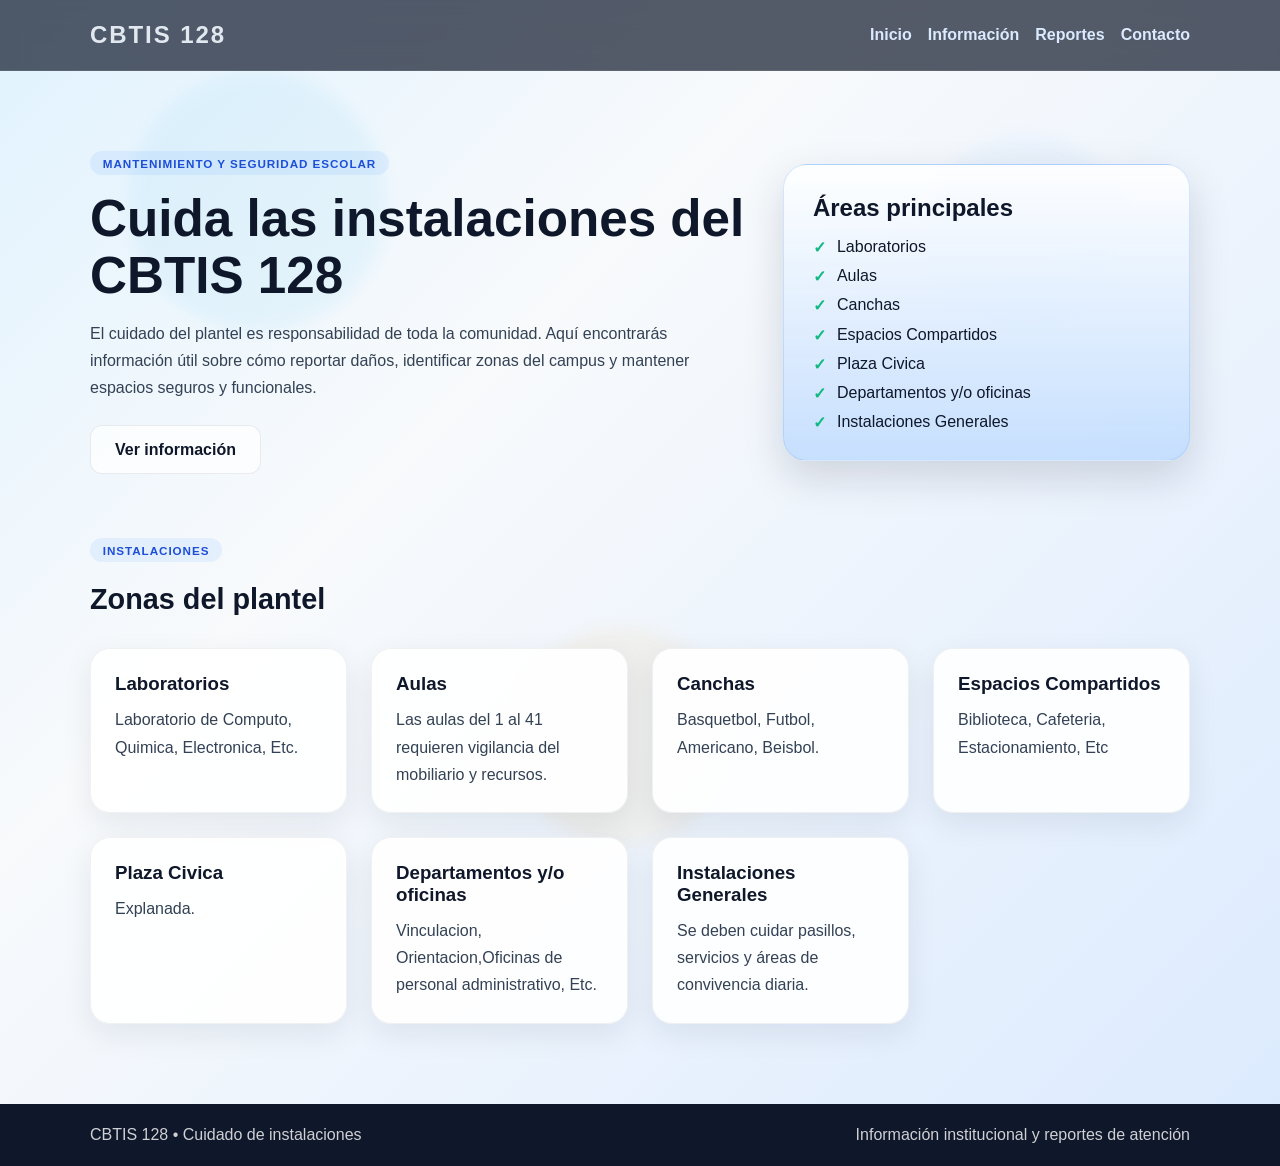
<file: index.html>
<!DOCTYPE html>
<html lang="es">
  <head>
    <meta charset="UTF-8" />
    <meta name="viewport" content="width=device-width, initial-scale=1.0" />
    <title>CBTIS 128 | Cuidado de Instalaciones</title>
    <meta
      name="description"
      content="Aplicación informativa sobre el cuidado y mantenimiento de las instalaciones del CBTIS 128."
    />
    <link rel="stylesheet" href="styles.css" />
  </head>
  <body>
    <div class="bg-shapes">
      <span class="shape shape-one"></span>
      <span class="shape shape-two"></span>
      <span class="shape shape-three"></span>
    </div>

    <header class="site-header">
      <div class="container nav">
        <div class="brand">CBTIS 128</div>
        <nav class="menu">
          <a href="index.html">Inicio</a>
          <a href="informacion.html">Información</a>
          <a href="reportes.html">Reportes</a>
          <a href="contacto.html">Contacto</a>
        </nav>
      </div>
    </header>

    <main>
      <section class="hero container">
        <div class="hero-copy">
          <p class="eyebrow">Mantenimiento y seguridad escolar</p>
          <h1>Cuida las instalaciones del CBTIS 128</h1>
          <p class="lead">
            El cuidado del plantel es responsabilidad de toda la comunidad. Aquí
            encontrarás información útil sobre cómo reportar daños, identificar
            zonas del campus y mantener espacios seguros y funcionales.
          </p>
          <div class="hero-actions">
            <a class="btn btn-secondary" href="informacion.html">Ver información</a>
          </div>
        </div>

        <div class="hero-card">
          <h2>Áreas principales</h2>
          <ul>
            <li>Laboratorios</li>
            <li>Aulas</li>
            <li>Canchas</li>
            <li>Espacios Compartidos</li>
            <li>Plaza Civica</li>
            <li>Departamentos y/o oficinas</li>
            <li>Instalaciones Generales</li>
          </ul>
        </div>
      </section>

      <section class="container cards-section">
        <div class="section-heading">
          <p class="eyebrow">Instalaciones</p>
          <h2>Zonas del plantel</h2>
        </div>

        <div class="card-grid">
          <article class="info-card">
            <h3>Laboratorios</h3>
            <p>Laboratorio de Computo, Quimica, Electronica, Etc.</p>
          </article>

          <article class="info-card">
            <h3>Aulas</h3>
            <p>Las aulas del 1 al 41 requieren vigilancia del mobiliario y recursos.</p>
          </article>

          <article class="info-card">
            <h3>Canchas</h3>
            <p>Basquetbol, Futbol, Americano, Beisbol.</p>
          </article>

          <article class="info-card">
            <h3>Espacios Compartidos</h3>
            <p>Biblioteca, Cafeteria, Estacionamiento, Etc</p>
          </article>

          <article class="info-card">
            <h3>Plaza Civica</h3>
            <p>Explanada.</p>
          </article>

          <article class="info-card">
            <h3>Departamentos y/o oficinas</h3>
            <p>Vinculacion, Orientacion,Oficinas de personal administrativo, Etc.</p>
          </article>

          <article class="info-card">
            <h3>Instalaciones Generales</h3>
            <p>Se deben cuidar pasillos, servicios y áreas de convivencia diaria.</p>
          </article>
        </div>
      </section>
    </main>

    <footer class="site-footer">
      <div class="container footer-content">
        <p>CBTIS 128 • Cuidado de instalaciones</p>
        <p>Información institucional y reportes de atención</p>
      </div>
    </footer>
  </body>
</html>
</file>
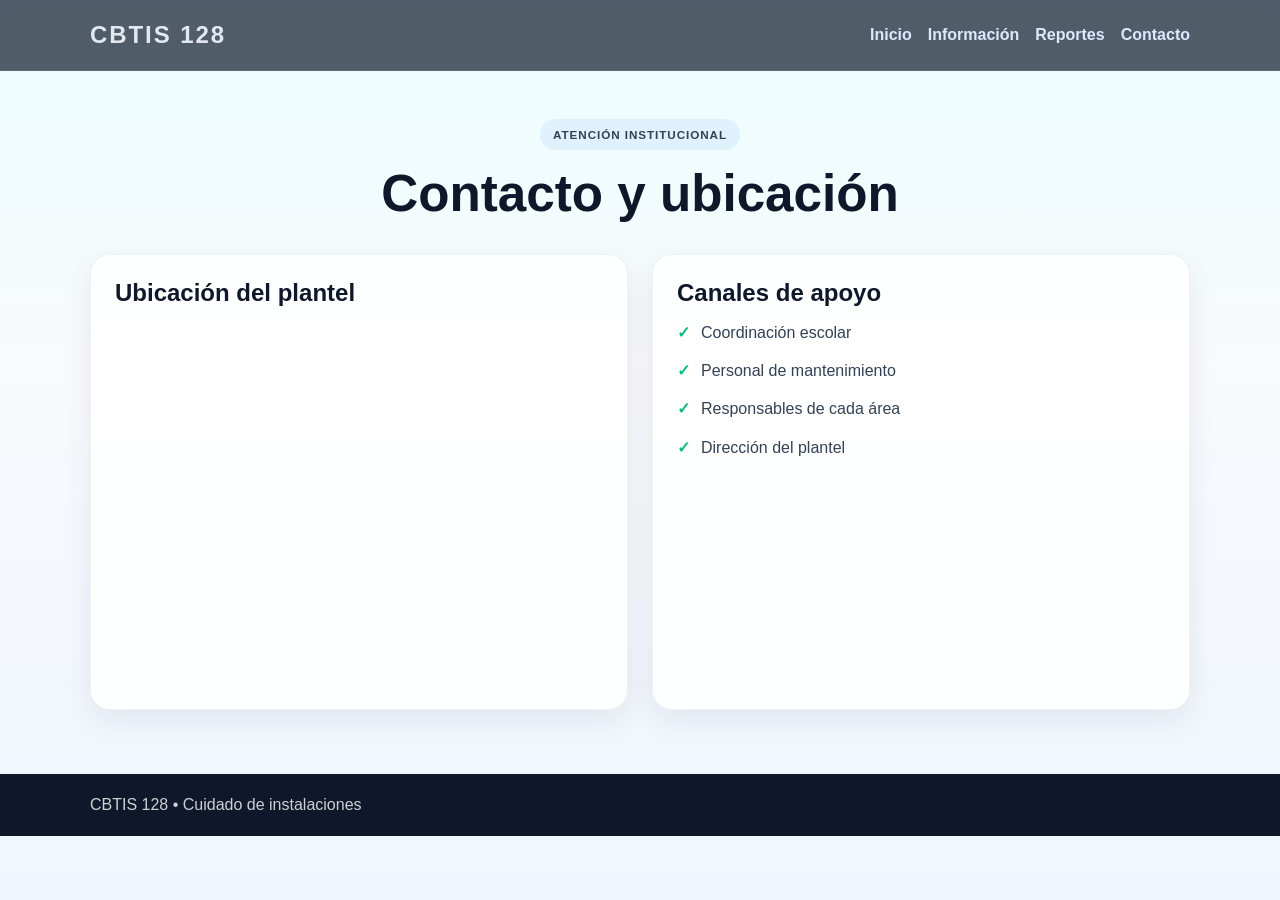
<file: contacto.html>
<!DOCTYPE html>
<html lang="es">
  <head>
    <meta charset="UTF-8" />
    <meta name="viewport" content="width=device-width, initial-scale=1.0" />
    <title>Contacto | CBTIS 128</title>
    <link rel="stylesheet" href="styles.css" />
  </head>
  <body class="page-body">
    <header class="site-header">
      <div class="container nav">
        <div class="brand">CBTIS 128</div>
        <nav class="menu">
          <a href="index.html">Inicio</a>
          <a href="informacion.html">Información</a>
          <a href="reportes.html">Reportes</a>
          <a href="contacto.html">Contacto</a>
        </nav>
      </div>
    </header>

    <main class="container page-main">
      <section class="page-banner">
        <p class="eyebrow">Atención institucional</p>
        <h1>Contacto y ubicación</h1>
      </section>

      <section class="contact-layout">
        <div class="feature-box">
          <h2>Ubicación del plantel</h2>
          <div class="map-frame">
            <iframe
              title="Mapa interactivo de ubicación del CBTIS 128"
              src="https://www.google.com/maps/embed?pb=!1m18!1m12!1m3!1d3396.2383735489707!2d-106.41617346305627!3d31.65469754060622!2m3!1f0!2f0!3f0!3m2!1i1024!2i768!4f13.1!3m3!1m2!1s0x86e75d8d875e2b9f%3A0xd9ce9ee31ec09789!2sC.B.T.I.S%20NO.%20128!5e0!3m2!1ses-419!2smx!4v1790816892200!5m2!1ses-419!2smx"
              allowfullscreen
              loading="lazy"
              referrerpolicy="strict-origin-when-cross-origin"
            ></iframe>
          </div>
        </div>

        <div class="feature-box">
          <h2>Canales de apoyo</h2>
          <ul>
            <li>Coordinación escolar</li>
            <li>Personal de mantenimiento</li>
            <li>Responsables de cada área</li>
            <li>Dirección del plantel</li>
          </ul>
        </div>
      </section>
    </main>

    <footer class="site-footer">
      <div class="container footer-content">
        <p>CBTIS 128 • Cuidado de instalaciones</p>
      </div>
    </footer>
  </body>
</html>
</file>
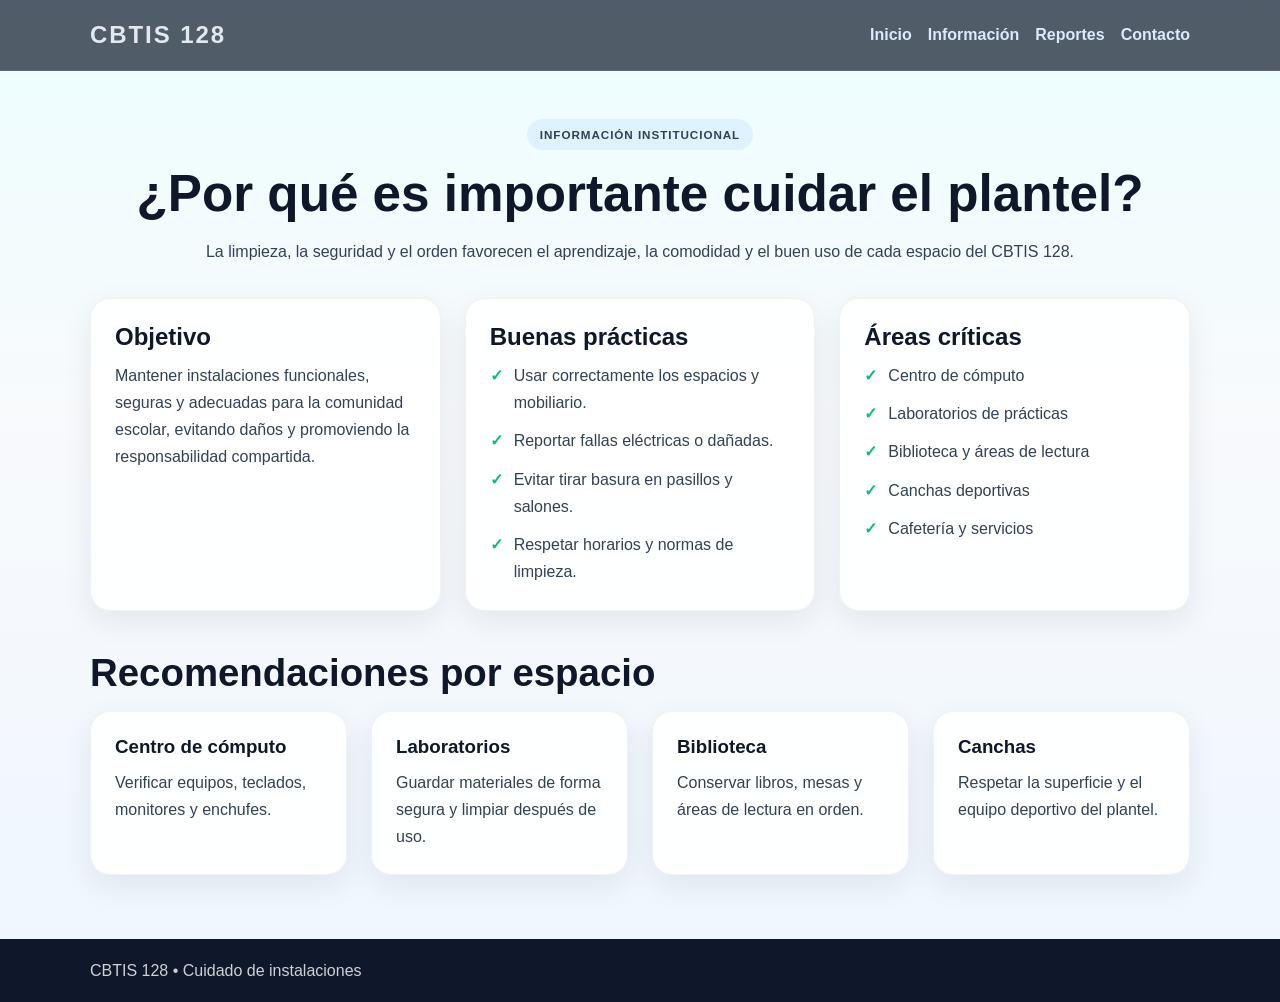
<file: informacion.html>
<!DOCTYPE html>
<html lang="es">
  <head>
    <meta charset="UTF-8" />
    <meta name="viewport" content="width=device-width, initial-scale=1.0" />
    <title>Información | CBTIS 128</title>
    <link rel="stylesheet" href="styles.css" />
  </head>
  <body class="page-body">
    <header class="site-header">
      <div class="container nav">
        <div class="brand">CBTIS 128</div>
        <nav class="menu">
          <a href="index.html">Inicio</a>
          <a href="informacion.html">Información</a>
          <a href="reportes.html">Reportes</a>
          <a href="contacto.html">Contacto</a>
        </nav>
      </div>
    </header>

    <main class="container page-main">
      <section class="page-banner">
        <p class="eyebrow">Información institucional</p>
        <h1>¿Por qué es importante cuidar el plantel?</h1>
        <p>
          La limpieza, la seguridad y el orden favorecen el aprendizaje, la
          comodidad y el buen uso de cada espacio del CBTIS 128.
        </p>
      </section>

      <section class="content-grid">
        <article class="feature-box">
          <h2>Objetivo</h2>
          <p>
            Mantener instalaciones funcionales, seguras y adecuadas para la
            comunidad escolar, evitando daños y promoviendo la responsabilidad
            compartida.
          </p>
        </article>

        <article class="feature-box">
          <h2>Buenas prácticas</h2>
          <ul>
            <li>Usar correctamente los espacios y mobiliario.</li>
            <li>Reportar fallas eléctricas o dañadas.</li>
            <li>Evitar tirar basura en pasillos y salones.</li>
            <li>Respetar horarios y normas de limpieza.</li>
          </ul>
        </article>

        <article class="feature-box">
          <h2>Áreas críticas</h2>
          <ul>
            <li>Centro de cómputo</li>
            <li>Laboratorios de prácticas</li>
            <li>Biblioteca y áreas de lectura</li>
            <li>Canchas deportivas</li>
            <li>Cafetería y servicios</li>
          </ul>
        </article>
      </section>

      <section class="stats-block">
        <h2>Recomendaciones por espacio</h2>
        <div class="stats-grid">
          <div class="stat-item">
            <h3>Centro de cómputo</h3>
            <p>Verificar equipos, teclados, monitores y enchufes.</p>
          </div>
          <div class="stat-item">
            <h3>Laboratorios</h3>
            <p>Guardar materiales de forma segura y limpiar después de uso.</p>
          </div>
          <div class="stat-item">
            <h3>Biblioteca</h3>
            <p>Conservar libros, mesas y áreas de lectura en orden.</p>
          </div>
          <div class="stat-item">
            <h3>Canchas</h3>
            <p>Respetar la superficie y el equipo deportivo del plantel.</p>
          </div>
        </div>
      </section>
    </main>

    <footer class="site-footer">
      <div class="container footer-content">
        <p>CBTIS 128 • Cuidado de instalaciones</p>
      </div>
    </footer>
  </body>
</html>
</file>
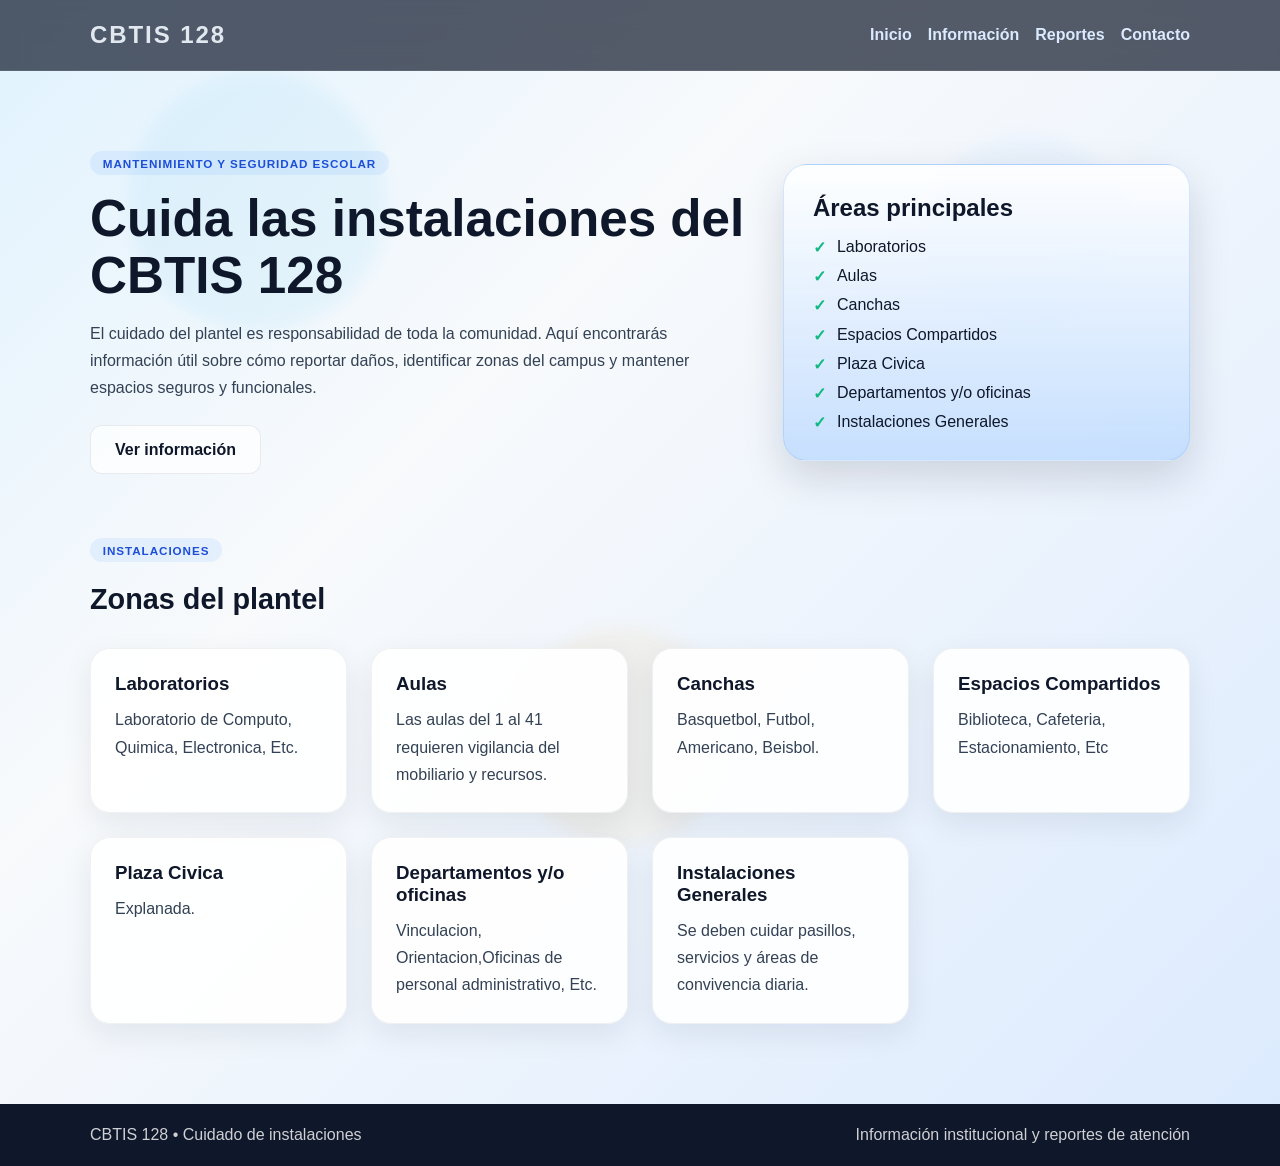
<file: mantenimiento.html>
<!DOCTYPE html>
<html lang="es">
  <head>
    <meta charset="UTF-8" />
    <meta name="viewport" content="width=device-width, initial-scale=1.0" />
    <title>Mantenimiento | CBTIS 128</title>
    <link rel="stylesheet" href="styles.css" />
  </head>
  <body class="page-body">
    <header class="site-header">
      <div class="container nav">
        <div class="brand">CBTIS 128</div>
        <nav class="menu">
          <a href="index.html">Inicio</a>
          <a href="informacion.html">Información</a>
          <a href="reportes.html">Reportes</a>
          <a href="contacto.html">Contacto</a>
        </nav>
      </div>
    </header>

    <main class="container page-main admin-page">
      <section class="page-banner">
        <p class="eyebrow">Panel de mantenimiento</p>
        <h1>Gestión de quejas del plantel</h1>
      </section>

      <div class="admin-actions">
        <button class="btn btn-primary" id="logoutBtn">Cerrar sesión</button>
      </div>

      <section class="report-form admin-settings">
        <h2>Usuarios de jefes de grupo</h2>
        <p class="settings-note">Las cuentas se guardan en este navegador y pueden iniciar sesión en Quejas y Reportes.</p>
        <form id="userForm" class="form-grid">
          <label>
            <span>Correo institucional</span>
            <input type="email" name="correo" placeholder="a.23308051280594@cbtis128.edu.mx" pattern="a\.[0-9]+@cbtis128\.edu\.mx" autocomplete="off" required />
          </label>
          <label>
            <span>Contraseña (mínimo 8 caracteres)</span>
            <input type="password" name="contrasena" minlength="8" autocomplete="new-password" required />
          </label>
          <button type="submit" class="btn btn-primary">Crear usuario</button>
        </form>
        <p class="form-message" id="userMessage" role="status"></p>
        <ul class="user-list" id="userList"></ul>
      </section>

      <section class="report-list admin-list" id="adminList"></section>
    </main>

    <footer class="site-footer">
      <div class="container footer-content">
        <p>CBTIS 128 • Cuidado de instalaciones</p>
      </div>
    </footer>

    <script src="auth.js"></script>
    <script>
      const clave = 'cbtis128_reportes';
      const adminList = document.getElementById('adminList');
      const logoutBtn = document.getElementById('logoutBtn');
      const userForm = document.getElementById('userForm');
      const userList = document.getElementById('userList');
      const userMessage = document.getElementById('userMessage');

      const password = 'mantenimiento128';

      function validarAcceso() {
        const acceso = sessionStorage.getItem('cbtis128_admin');
        if (acceso !== 'true') {
          const ingreso = prompt('Ingrese la contraseña de mantenimiento');
          if (ingreso === password) {
            sessionStorage.setItem('cbtis128_admin', 'true');
          } else {
            alert('Acceso denegado');
            window.location.href = 'index.html';
            return false;
          }
        }
        return true;
      }

      function obtenerReportes() {
        try {
          const registros = JSON.parse(localStorage.getItem(clave) || '[]');
          return Array.isArray(registros) ? registros : [];
        } catch {
          return [];
        }
      }

      function guardarReportes(reportes) {
        localStorage.setItem(clave, JSON.stringify(reportes));
      }

      function eliminarReporte(id) {
        const reportesActuales = obtenerReportes();
        const reporte = reportesActuales.find((registro) => registro.id === id);
        if (!reporte || reporte.estado !== 'Resuelto' || !reporte.fotoSeguimiento) return;
        if (!confirm('¿Eliminar este reporte resuelto con evidencia?')) return;

        const reportes = reportesActuales.filter((registro) => registro.id !== id);
        guardarReportes(reportes);
        renderizarReportes();
      }

      function actualizarReporte(id, campo, valor) {
        const reportes = obtenerReportes();
        const actualizados = reportes.map((reporte) => {
          if (reporte.id === id) {
            return { ...reporte, [campo]: valor };
          }
          return reporte;
        });
        guardarReportes(actualizados);
        renderizarReportes();
      }

      function cargarImagenComoDataURL(file, callback) {
        if (!file) return callback('');
        const lector = new FileReader();
        lector.onload = function (e) {
          callback(e.target.result);
        };
        lector.readAsDataURL(file);
      }

      function renderizarReportes() {
        const reportes = obtenerReportes();
        adminList.innerHTML = '';

        if (!reportes.length) {
          adminList.innerHTML = '<div class="empty-state">No hay quejas registradas.</div>';
          return;
        }

        reportes.forEach((reporte) => {
          const card = document.createElement('article');
          card.className = 'report-card admin-card';
          const puedeEliminar = reporte.estado === 'Resuelto' && Boolean(reporte.fotoSeguimiento);

          card.innerHTML = `
            <div class="report-header">
              <h2>${reporte.lugar} - ${reporte.aula}</h2>
              <button class="btn-delete" data-id="${reporte.id}" ${puedeEliminar ? '' : 'disabled'}>Eliminar</button>
            </div>
            <div class="report-meta">
              <span>Prioridad: ${reporte.prioridad}</span>
              <span>Fecha: ${reporte.fecha}</span>
              <span>Correo del reportante: ${reporte.correo || reporte.nombre || 'No disponible'}</span>
            </div>
            <p>${reporte.descripcion}</p>

            <div class="admin-grid">
              <label class="status-control">
                <span>Prioridad</span>
                <select data-field="prioridad" data-id="${reporte.id}">
                  <option value="Baja" ${reporte.prioridad === 'Baja' ? 'selected' : ''}>Baja</option>
                  <option value="Media" ${reporte.prioridad === 'Media' ? 'selected' : ''}>Media</option>
                  <option value="Alta" ${reporte.prioridad === 'Alta' ? 'selected' : ''}>Alta</option>
                </select>
              </label>

              <label class="status-control">
                <span>Estado</span>
                <select data-field="estado" data-id="${reporte.id}">
                  <option value="Pendiente" ${reporte.estado === 'Pendiente' ? 'selected' : ''}>Pendiente</option>
                  <option value="En proceso" ${reporte.estado === 'En proceso' ? 'selected' : ''}>En proceso</option>
                  <option value="Resuelto" ${reporte.estado === 'Resuelto' ? 'selected' : ''}>Resuelto</option>
                </select>
              </label>

              <label class="status-control">
                <span>¿Se está haciendo algo?</span>
                <select data-field="trabajando" data-id="${reporte.id}">
                  <option value="Sí" ${reporte.trabajando === 'Sí' ? 'selected' : ''}>Sí</option>
                  <option value="No" ${reporte.trabajando === 'No' ? 'selected' : ''}>No</option>
                </select>
              </label>
            </div>

            <div class="admin-upload">
              <label>
                <span>Foto de seguimiento</span>
                <input type="file" accept="image/*" data-field="fotoSeguimiento" data-id="${reporte.id}" />
              </label>
              ${reporte.fotoSeguimiento ? `<img src="${reporte.fotoSeguimiento}" alt="Seguimiento" class="mini-preview" />` : ''}
            </div>
            <p class="settings-note">Para eliminar, marca el reporte como resuelto y sube evidencia de seguimiento.</p>

            ${reporte.foto ? `<div class="report-photo-box"><img src="${reporte.foto}" alt="Foto de la problemática" /></div>` : ''}
          `;

          const deleteBtn = card.querySelector('.btn-delete');
          deleteBtn.addEventListener('click', () => eliminarReporte(reporte.id));

          card.querySelectorAll('select').forEach((select) => {
            select.addEventListener('change', (event) => {
              const target = event.target;
              actualizarReporte(Number(target.dataset.id), target.dataset.field, target.value);
            });
          });

          const inputFoto = card.querySelector('input[type="file"]');
          if (inputFoto) {
            inputFoto.addEventListener('change', (event) => {
              const file = event.target.files[0];
              cargarImagenComoDataURL(file, (dataUrl) => {
                actualizarReporte(Number(event.target.dataset.id), 'fotoSeguimiento', dataUrl);
              });
            });
          }

          adminList.appendChild(card);
        });
      }

      function renderizarUsuarios() {
        const usuarios = CBTISAuth.getUsers();
        userList.innerHTML = '';
        if (!usuarios.length) {
          const item = document.createElement('li');
          item.className = 'user-empty';
          item.textContent = 'Todavía no hay usuarios registrados.';
          userList.appendChild(item);
          return;
        }

        usuarios.forEach((usuario) => {
          const item = document.createElement('li');
          const nombre = document.createElement('span');
          const eliminar = document.createElement('button');
          const email = usuario.email || usuario.username;
          nombre.textContent = email;
          eliminar.type = 'button';
          eliminar.className = 'btn-delete';
          eliminar.textContent = 'Eliminar';
          eliminar.addEventListener('click', function () {
            if (!confirm(`¿Eliminar la cuenta ${email}?`)) return;
            const restantes = CBTISAuth.getUsers().filter((cuenta) => (cuenta.email || cuenta.username) !== email);
            localStorage.setItem(CBTISAuth.usersKey, JSON.stringify(restantes));
            renderizarUsuarios();
          });
          item.append(nombre, eliminar);
          userList.appendChild(item);
        });
      }

      userForm.addEventListener('submit', function (event) {
        event.preventDefault();
        const datos = new FormData(userForm);
        const email = CBTISAuth.normalizeEmail(datos.get('correo'));
        const password = datos.get('contrasena');
        const usuarios = CBTISAuth.getUsers();
        if (!CBTISAuth.isInstitutionalEmail(email)) {
          userMessage.textContent = 'Ingresa un correo con formato a.número@cbtis128.edu.mx.';
          return;
        }
        if (usuarios.some((usuario) => CBTISAuth.normalizeEmail(usuario.email || usuario.username) === email)) {
          userMessage.textContent = 'Ese correo ya tiene una cuenta.';
          return;
        }
        usuarios.push({ email, username: email, password });
        localStorage.setItem(CBTISAuth.usersKey, JSON.stringify(usuarios));
        userForm.reset();
        userMessage.textContent = `Cuenta para ${email} creada.`;
        renderizarUsuarios();
      });

      logoutBtn.addEventListener('click', function () {
        sessionStorage.removeItem('cbtis128_admin');
        window.location.href = 'index.html';
      });

      if (validarAcceso()) {
        renderizarUsuarios();
        renderizarReportes();
      }
    </script>
  </body>
</html>
</file>
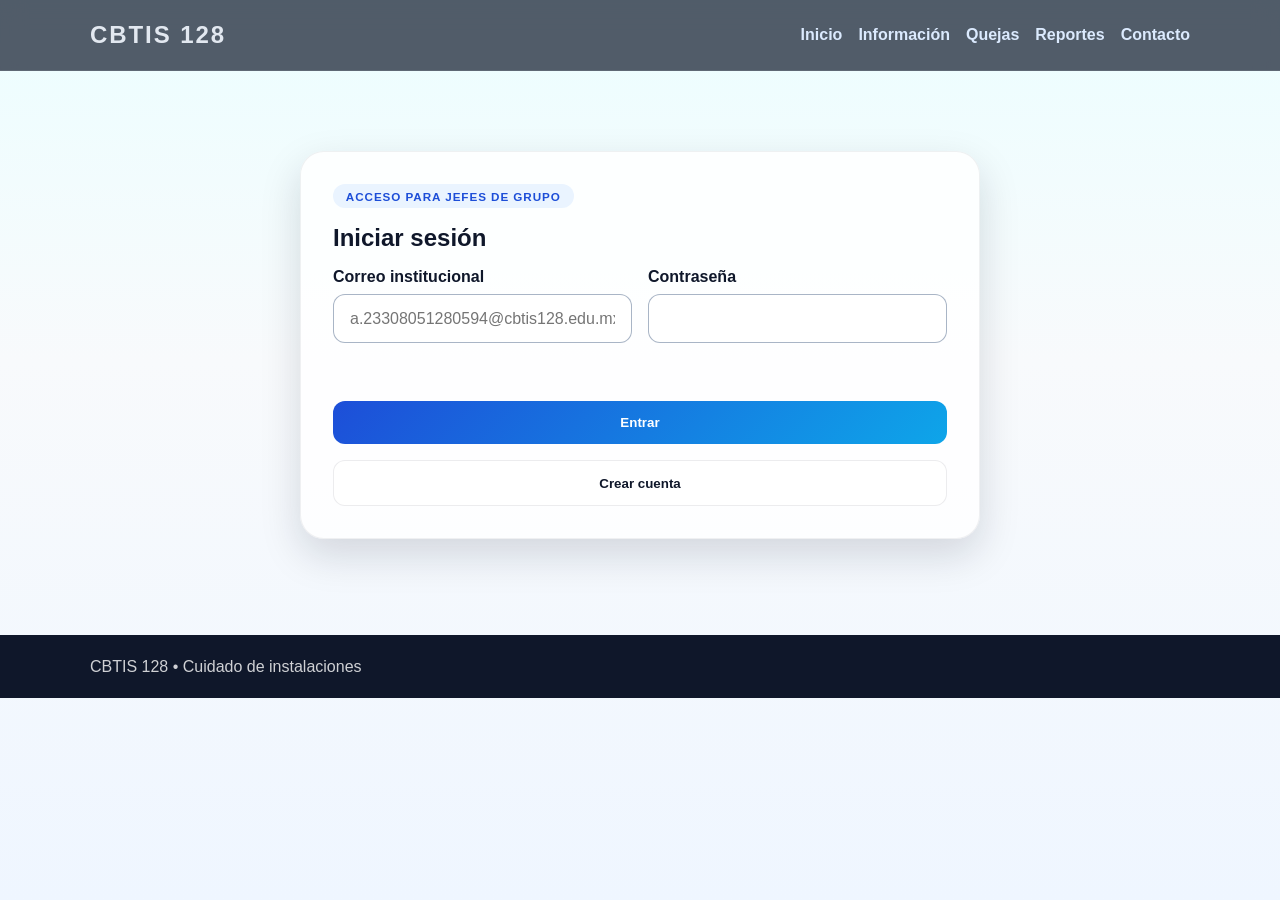
<file: quejas.html>
<!DOCTYPE html>
<html lang="es">
  <head>
    <meta charset="UTF-8" />
    <meta name="viewport" content="width=device-width, initial-scale=1.0" />
    <title>Quejas | CBTIS 128</title>
    <link rel="stylesheet" href="styles.css" />
  </head>
  <body class="page-body">
    <header class="site-header">
      <div class="container nav">
        <div class="brand">CBTIS 128</div>
        <nav class="menu">
          <a href="index.html">Inicio</a>
          <a href="informacion.html">Información</a>
          <a href="quejas.html">Quejas</a>
          <a href="reportes.html">Reportes</a>
          <a href="contacto.html">Contacto</a>
        </nav>
      </div>
    </header>

    <main class="container page-main">
      <section class="report-form auth-panel" id="loginPanel">
        <p class="eyebrow">Acceso para jefes de grupo</p>
        <h1>Iniciar sesión</h1>
        <form id="loginForm">
          <div class="form-grid">
            <label>
              <span>Correo institucional</span>
              <input type="email" name="correo" autocomplete="username" placeholder="a.23308051280594@cbtis128.edu.mx" pattern="a\.[0-9]+@cbtis128\.edu\.mx" required />
            </label>
            <label>
              <span>Contraseña</span>
              <input type="password" name="contrasena" autocomplete="current-password" required />
            </label>
          </div>
          <p class="form-message" id="loginMessage" role="status"></p>
          <button type="submit" class="btn btn-primary full-width">Entrar</button>
        </form>
        <button type="button" class="btn btn-secondary full-width" id="showRegisterBtn">Crear cuenta</button>
      </section>

      <section class="report-form auth-panel" id="registerPanel" hidden>
        <p class="eyebrow">Registro de jefe de grupo</p>
        <h1>Crear cuenta</h1>
        <form id="registerForm">
          <div class="form-grid">
            <label>
              <span>Correo institucional</span>
              <input type="email" name="correo" autocomplete="email" placeholder="a.23308051280594@cbtis128.edu.mx" pattern="a\.[0-9]+@cbtis128\.edu\.mx" required />
            </label>
            <label>
              <span>Contraseña (mínimo 8 caracteres)</span>
              <input type="password" name="contrasena" minlength="8" autocomplete="new-password" required />
            </label>
            <label>
              <span>Confirmar contraseña</span>
              <input type="password" name="confirmacion" minlength="8" autocomplete="new-password" required />
            </label>
          </div>
          <p class="form-message" id="registerMessage" role="status"></p>
          <button type="submit" class="btn btn-primary full-width">Registrarme</button>
        </form>
        <button type="button" class="btn btn-secondary full-width" id="showLoginBtn">Ya tengo cuenta</button>
      </section>

      <div id="quejasContent" hidden>
        <section class="page-banner">
          <p class="eyebrow">Reporte de incidencias</p>
          <h1>¿Dónde se encuentra tu queja?</h1>
        </section>

        <div class="admin-actions">
          <span id="jefeActual"></span>
          <button type="button" class="btn btn-secondary" id="logoutBtn">Cerrar sesión</button>
        </div>

        <form class="report-form" id="formReporte">
        <div class="form-grid">
          <label>
            <span>Tipo de lugar</span>
             <select name="lugar" required>
                <option value="">Selecciona una opción</option>
                <option>Laboratorios</option>
                <option>Aulas</option>
                <option>Canchas</option>
                <option>Espacios Compartidos</option>
                <option>Plaza Civica</option>
                <option>Departamentos y/o oficinas</option>
                <option>Instalaciones Generales</option>
              </select>
          </label>
          <label id="aulaField" hidden>
            <span>¿Cuál aula?</span>
            <input type="text" name="aula" id="aulaReporte" maxlength="80" placeholder="Escribe el número o nombre del aula" />
          </label>
        </div>

        <label>
          <span>Descripción de la situación</span>
          <textarea
            name="descripcion"
            rows="6"
            placeholder="Describe el problema, el daño o la incidencia que se presenta..."
            required
          ></textarea>
        </label>

        <div class="upload-box">
          <label class="upload-label">
            <span>Adjuntar foto de la problemática</span>
            <input id="fotoReporte" type="file" name="foto" accept="image/*" />
          </label>
          <small>Ejemplo: foto de un daño en la pared, equipo, laboratorio o cancha.</small>
          <div class="preview-box">
            <img id="previewFoto" alt="Vista previa de la imagen seleccionada" />
          </div>
        </div>

        <button type="submit" class="btn btn-primary full-width">Enviar reporte</button>
        </form>
      </div>
    </main>

    <footer class="site-footer">
      <div class="container footer-content">
        <p>CBTIS 128 • Cuidado de instalaciones</p>
      </div>
    </footer>

    <script src="auth.js"></script>
    <script>
      const inputFoto = document.getElementById('fotoReporte');
      const previewFoto = document.getElementById('previewFoto');
      const formReporte = document.getElementById('formReporte');
      const loginPanel = document.getElementById('loginPanel');
      const loginForm = document.getElementById('loginForm');
      const loginMessage = document.getElementById('loginMessage');
      const registerPanel = document.getElementById('registerPanel');
      const registerForm = document.getElementById('registerForm');
      const registerMessage = document.getElementById('registerMessage');
      const quejasContent = document.getElementById('quejasContent');
      const lugarReporte = document.getElementById('lugarReporte');
      const aulaField = document.getElementById('aulaField');
      const aulaReporte = document.getElementById('aulaReporte');
      const logoutBtn = document.getElementById('logoutBtn');

      function mostrarFormulario(user) {
        loginPanel.hidden = true;
        quejasContent.hidden = false;
        document.getElementById('jefeActual').textContent = `Sesión: ${user.email || user.username}`;
      }

      const usuarioActivo = CBTISAuth.currentUser();
      if (usuarioActivo) mostrarFormulario(usuarioActivo);

      loginForm.addEventListener('submit', function (event) {
        event.preventDefault();
        const datos = new FormData(loginForm);
        const user = CBTISAuth.login(datos.get('correo'), datos.get('contrasena'));
        if (user) {
          mostrarFormulario(user);
        } else {
          loginMessage.textContent = 'Correo institucional o contraseña incorrectos.';
        }
      });

      document.getElementById('showRegisterBtn').addEventListener('click', function () {
        loginPanel.hidden = true;
        registerPanel.hidden = false;
      });

      document.getElementById('showLoginBtn').addEventListener('click', function () {
        registerPanel.hidden = true;
        loginPanel.hidden = false;
      });

      registerForm.addEventListener('submit', function (event) {
        event.preventDefault();
        const datos = new FormData(registerForm);
        const correo = datos.get('correo');
        const contrasena = datos.get('contrasena');
        if (contrasena !== datos.get('confirmacion')) {
          registerMessage.textContent = 'Las contraseñas no coinciden.';
          return;
        }

        const resultado = CBTISAuth.register(correo, contrasena);
        if (resultado.error) {
          registerMessage.textContent = resultado.error;
          return;
        }
        mostrarFormulario(resultado.user);
      });

      logoutBtn.addEventListener('click', function () {
        CBTISAuth.logout();
        window.location.reload();
      });

      lugarReporte.addEventListener('change', function () {
        const requiereAula = lugarReporte.value === 'Salón';
        aulaField.hidden = !requiereAula;
        aulaReporte.required = requiereAula;
        if (!requiereAula) aulaReporte.value = '';
      });

      inputFoto.addEventListener('change', function () {
        const archivo = this.files[0];

        if (archivo) {
          const lector = new FileReader();

          lector.onload = function (event) {
            previewFoto.src = event.target.result;
            previewFoto.style.display = 'block';
          };

          lector.readAsDataURL(archivo);
        }
      });

      formReporte.addEventListener('submit', function (event) {
        event.preventDefault();

        const formData = new FormData(formReporte);
        const lugar = formData.get('lugar');
        const aula = formData.get('aula') || '';
        const descripcion = formData.get('descripcion');
        const prioridad = formData.get('prioridad');
        const usuario = CBTISAuth.currentUser();
        const correo = usuario.email || usuario.username;
        const archivo = inputFoto.files[0];

        const nuevoReporte = {
          id: Date.now(),
          lugar,
          aula,
          descripcion,
          prioridad,
          nombre: correo,
          correo,
          fecha: new Date().toLocaleDateString('es-MX'),
          foto: '',
          estado: 'Pendiente'
        };

        if (archivo) {
          const lector = new FileReader();

          lector.onload = function (event) {
            nuevoReporte.foto = event.target.result;
            guardarReporte(nuevoReporte);
            alert('Tu reporte ha sido registrado correctamente.');
            formReporte.reset();
            previewFoto.style.display = 'none';
            previewFoto.src = '';
            window.location.href = 'reportes.html';
          };

          lector.readAsDataURL(archivo);
        } else {
          guardarReporte(nuevoReporte);
          alert('Tu reporte ha sido registrado correctamente.');
          formReporte.reset();
          previewFoto.style.display = 'none';
          previewFoto.src = '';
          window.location.href = 'reportes.html';
        }
      });

      function guardarReporte(reporte) {
        const clave = 'cbtis128_reportes';
        const anteriores = JSON.parse(localStorage.getItem(clave) || '[]');
        const lista = [reporte, ...anteriores];
        localStorage.setItem(clave, JSON.stringify(lista));
      }
    </script>
  </body>
</html>
</file>
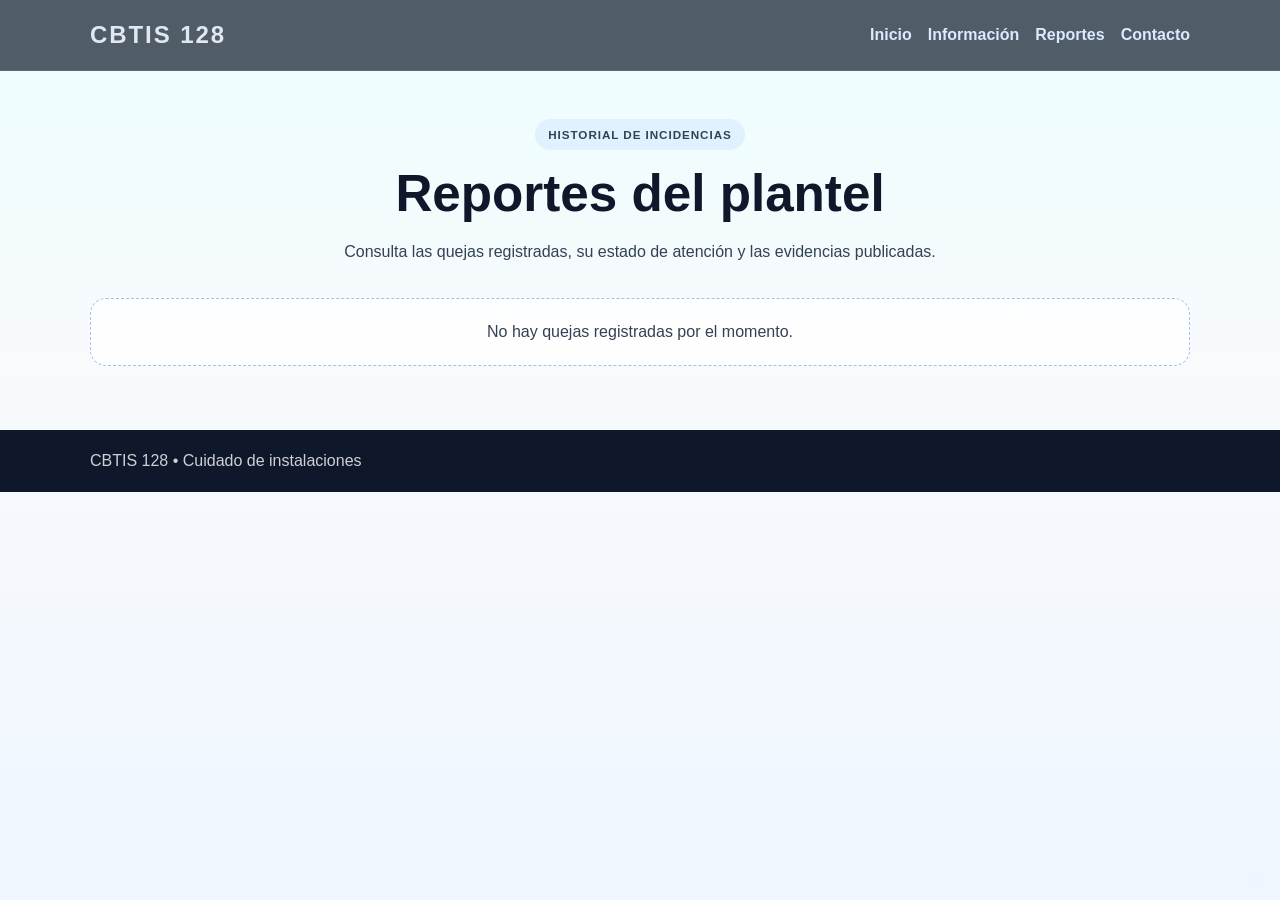
<file: reportes.html>
<!DOCTYPE html>
<html lang="es">
  <head>
    <meta charset="UTF-8" />
    <meta name="viewport" content="width=device-width, initial-scale=1.0" />
    <title>Reportes | CBTIS 128</title>
    <link rel="stylesheet" href="styles.css" />
  </head>
  <body class="page-body">
    <header class="site-header">
      <div class="container nav">
        <div class="brand">CBTIS 128</div>
        <nav class="menu">
          <a href="index.html">Inicio</a>
          <a href="informacion.html">Información</a>
          <a href="reportes.html">Reportes</a>
          <a href="contacto.html">Contacto</a>
        </nav>
      </div>
    </header>

    <main class="container page-main">
      <section class="page-banner">
        <p class="eyebrow">Historial de incidencias</p>
        <h1>Reportes del plantel</h1>
        <p>Consulta las quejas registradas, su estado de atención y las evidencias publicadas.</p>
      </section>
      <section class="report-list" id="listaReportes"></section>
    </main>

    <footer class="site-footer">
      <div class="container footer-content">
        <p>CBTIS 128 • Cuidado de instalaciones</p>
      </div>
    </footer>

    <button class="admin-trigger" id="adminTrigger" aria-label="Acceso a mantenimiento"> </button>

    <script>
      const listaReportes = document.getElementById('listaReportes');
      const clave = 'cbtis128_reportes';
      const adminTrigger = document.getElementById('adminTrigger');

      adminTrigger.addEventListener('click', function () {
        const password = prompt('Ingrese la contraseña de mantenimiento');
        if (password === 'mantenimiento128') {
          window.location.href = 'mantenimiento.html';
        } else if (password !== null) {
          alert('Contraseña incorrecta');
        }
      });

      function obtenerReportes() {
        try {
          const registros = JSON.parse(localStorage.getItem(clave) || '[]');
          return Array.isArray(registros) ? registros : [];
        } catch {
          return [];
        }
      }

      function guardarReportes(reportes) {
        localStorage.setItem(clave, JSON.stringify(reportes));
      }

      function obtenerClaseEstado(estado) {
        if (estado === 'Resuelto') return 'badge-success';
        if (estado === 'En proceso') return 'badge-warning';
        return 'badge-info';
      }

      function obtenerTextoTrabajo(trabajando) {
        return trabajando === 'Sí' ? 'Sí' : 'No';
      }

      function renderizarReportes() {
        const reportes = obtenerReportes();
        listaReportes.innerHTML = '';

        if (!reportes.length) {
          listaReportes.innerHTML = '<div class="empty-state">No hay quejas registradas por el momento.</div>';
          return;
        }

        reportes.forEach((reporte) => {
          const tarjeta = document.createElement('article');
          tarjeta.className = 'report-card';

          tarjeta.innerHTML = `
            <div class="report-header">
              <h2>${reporte.lugar}${reporte.aula ? ` - ${reporte.aula}` : ''}</h2>
              <span class="badge ${obtenerClaseEstado(reporte.estado)}">${reporte.estado || 'Pendiente'}</span>
            </div>
            <div class="report-meta">
              <span>Prioridad: ${reporte.prioridad}</span>
              <span>Fecha: ${reporte.fecha}</span>
            </div>
            <p>${reporte.descripcion}</p>
            <div class="report-state-line">
              <strong>Se está haciendo algo:</strong>
              <span class="work-state ${reporte.trabajando === 'Sí' ? 'work-yes' : 'work-no'}">${obtenerTextoTrabajo(reporte.trabajando)}</span>
            </div>
            ${reporte.foto ? `<div class="report-photo-box"><img src="${reporte.foto}" alt="Foto de la problemática" /></div>` : ''}
            ${reporte.fotoSeguimiento ? `<div class="report-photo-box secondary"><img src="${reporte.fotoSeguimiento}" alt="Foto de seguimiento" /></div>` : ''}
          `;

          listaReportes.appendChild(tarjeta);
        });
      }

      renderizarReportes();
      window.addEventListener('storage', function (event) {
        if (event.key === clave) renderizarReportes();
      });

    </script>
  </body>
</html>
</file>
<file: styles.css>
:root {
  --bg-dark: #0f172a;
  --bg-soft: #e2e8f0;
  --primary: #1d4ed8;
  --primary-light: #60a5fa;
  --secondary: #0ea5e9;
  --accent: #f59e0b;
  --success: #10b981;
  --text: #0f172a;
  --text-light: #e2e8f0;
  --card: rgba(255, 255, 255, 0.9);
  --shadow: 0 16px 40px rgba(15, 23, 42, 0.15);
}

* {
  box-sizing: border-box;
  margin: 0;
  padding: 0;
}

[hidden] {
  display: none !important;
}

html {
  scroll-behavior: smooth;
}

body {
  font-family: Arial, Helvetica, sans-serif;
  background: linear-gradient(135deg, #e0f2fe, #f8fafc 35%, #dbeafe);
  color: var(--text);
  min-height: 100vh;
}

img {
  max-width: 100%;
  display: block;
}

a {
  text-decoration: none;
}

.container {
  width: min(1100px, calc(100% - 2rem));
  margin: 0 auto;
}

.site-header {
  position: sticky;
  top: 0;
  z-index: 10;
  backdrop-filter: blur(12px);
  background: rgba(15, 23, 42, 0.7);
  border-bottom: 1px solid rgba(255, 255, 255, 0.08);
}

.nav {
  display: flex;
  justify-content: space-between;
  align-items: center;
  min-height: 70px;
}

.brand {
  color: var(--text-light);
  font-size: 1.5rem;
  font-weight: 700;
  letter-spacing: 0.08em;
  text-transform: uppercase;
}

.menu {
  display: flex;
  gap: 1rem;
  flex-wrap: wrap;
}

.menu a {
  color: #dbeafe;
  font-weight: 600;
  transition: color 0.3s ease, transform 0.3s ease;
}

.menu a:hover {
  color: var(--accent);
  transform: translateY(-2px);
}

.hero {
  display: grid;
  grid-template-columns: 1.3fr 0.8fr;
  align-items: center;
  gap: 2rem;
  padding: 5rem 0 3rem;
}

.hero-copy,
.hero-card,
.info-card,
.feature-box,
.report-form,
.stat-item {
  animation: fadeUp 0.8s ease both;
}

.eyebrow {
  display: inline-block;
  margin-bottom: 1rem;
  padding: 0.35rem 0.8rem;
  border-radius: 999px;
  font-size: 0.73rem;
  letter-spacing: 0.08em;
  text-transform: uppercase;
  font-weight: 700;
  color: var(--primary);
  background: rgba(96, 165, 250, 0.12);
}

.hero h1,
.page-banner h1 {
  font-size: clamp(2.4rem, 4vw, 4rem);
  line-height: 1.1;
  margin-bottom: 1rem;
  color: var(--bg-dark);
}

.lead,
.page-banner p,
.feature-box p,
.feature-box li,
.stat-item p,
.info-card p {
  color: #334155;
  line-height: 1.7;
}

.hero-actions {
  display: flex;
  gap: 1rem;
  flex-wrap: wrap;
  margin-top: 1.5rem;
}

.btn {
  display: inline-flex;
  justify-content: center;
  align-items: center;
  padding: 0.9rem 1.5rem;
  border-radius: 12px;
  font-weight: 700;
  transition: transform 0.25s ease, box-shadow 0.25s ease;
  border: none;
  cursor: pointer;
}

.btn:hover {
  transform: translateY(-3px) scale(1.01);
  box-shadow: var(--shadow);
}

.btn-primary {
  background: linear-gradient(135deg, var(--primary), var(--secondary));
  color: white;
}

.btn-secondary {
  background: rgba(255, 255, 255, 0.7);
  color: var(--text);
  border: 1px solid rgba(15, 23, 42, 0.08);
}

.hero-card {
  background: linear-gradient(180deg, rgba(255,255,255,0.9), rgba(191,219,254,0.85));
  border: 1px solid rgba(96, 165, 250, 0.25);
  padding: 1.8rem;
  border-radius: 24px;
  box-shadow: var(--shadow);
}

.hero-card h2 {
  margin-bottom: 1rem;
  font-size: 1.5rem;
}

.hero-card ul,
.feature-box ul {
  list-style: none;
  display: grid;
  gap: 0.7rem;
}

.hero-card li,
.feature-box li {
  position: relative;
  padding-left: 1.5rem;
}

.hero-card li::before,
.feature-box li::before {
  content: "✓";
  position: absolute;
  left: 0;
  color: var(--success);
  font-weight: 700;
}

.cards-section {
  padding: 1rem 0 5rem;
}

.section-heading {
  margin-bottom: 2rem;
}

.section-heading h2 {
  font-size: clamp(1.8rem, 2vw, 2.8rem);
  margin-top: 0.3rem;
}

.card-grid,
.stats-grid,
.content-grid,
.contact-layout,
.report-list {
  display: grid;
  gap: 1.5rem;
}

.card-grid {
  grid-template-columns: repeat(auto-fit, minmax(220px, 1fr));
}

.info-card,
.feature-box,
.stat-item {
  background: var(--card);
  border-radius: 20px;
  padding: 1.5rem;
  border: 1px solid rgba(15, 23, 42, 0.06);
  box-shadow: 0 10px 30px rgba(15, 23, 42, 0.08);
  transition: transform 0.3s ease, box-shadow 0.3s ease;
}

.info-card:hover,
.feature-box:hover,
.stat-item:hover {
  transform: translateY(-6px);
  box-shadow: 0 18px 36px rgba(30, 64, 175, 0.12);
}

.icon {
  font-size: 2rem;
  display: inline-block;
  margin-bottom: 0.7rem;
}

.info-card h3,
.feature-box h2,
.stat-item h3 {
  margin-bottom: 0.7rem;
}

.page-body {
  background: linear-gradient(180deg, #ecfeff, #f8fafc 40%, #eff6ff);
}

.page-main {
  padding: 3rem 0 4rem;
}

.page-banner {
  margin-bottom: 2rem;
  text-align: center;
}

.content-grid {
  grid-template-columns: repeat(auto-fit, minmax(250px, 1fr));
}

.stats-block {
  margin-top: 2.5rem;
}

.stats-block h2 {
  margin-bottom: 1rem;
  font-size: clamp(1.8rem, 3vw, 2.4rem);
}

.stats-grid {
  grid-template-columns: repeat(auto-fit, minmax(210px, 1fr));
}

.report-form {
  max-width: 900px;
  margin: 0 auto;
  background: rgba(255, 255, 255, 0.82);
  border-radius: 24px;
  border: 1px solid rgba(15, 23, 42, 0.06);
  box-shadow: var(--shadow);
  padding: 2rem;
}

.auth-panel {
  max-width: 680px;
  margin: 2rem auto;
}

.auth-panel h1,
.admin-settings h2 {
  margin-bottom: 1rem;
}

.form-message {
  min-height: 1.4em;
  margin-top: 0.6rem;
  color: #9f1239;
  font-weight: 600;
}

.form-grid {
  display: grid;
  grid-template-columns: repeat(auto-fit, minmax(220px, 1fr));
  gap: 1rem;
  margin-bottom: 1.2rem;
}

label {
  display: flex;
  flex-direction: column;
  gap: 0.5rem;
  font-weight: 700;
  color: var(--text);
}

.upload-box {
  margin: 1rem 0 1.2rem;
  padding: 1rem;
  border: 1px dashed rgba(59, 130, 246, 0.7);
  border-radius: 14px;
  background: rgba(191, 219, 254, 0.18);
}

.upload-label {
  display: flex;
  flex-direction: column;
  gap: 0.7rem;
}

.upload-box small {
  display: block;
  margin-top: 0.6rem;
  color: #475569;
  font-size: 0.88rem;
}

.preview-box {
  margin-top: 1rem;
  width: 100%;
  min-height: 180px;
  display: flex;
  align-items: center;
  justify-content: center;
  border: 1px solid rgba(148, 163, 184, 0.8);
  border-radius: 12px;
  background: rgba(255, 255, 255, 0.7);
  overflow: hidden;
}

.preview-box img {
  display: none;
  max-width: 100%;
  max-height: 280px;
  object-fit: contain;
  border-radius: 10px;
}

input,
select,
textarea {
  width: 100%;
  padding: 0.9rem 1rem;
  border: 1px solid rgba(148, 163, 184, 0.8);
  border-radius: 12px;
  font-size: 1rem;
  background: #fff;
  color: var(--text);
}

input[type="file"] {
  padding: 0.7rem;
  background: rgba(255, 255, 255, 0.85);
}

input:focus,
select:focus,
textarea:focus {
  outline: 3px solid rgba(96, 165, 250, 0.22);
  border-color: var(--primary);
}

textarea {
  resize: vertical;
  min-height: 140px;
}

.full-width {
  width: 100%;
  margin-top: 1rem;
}

.contact-layout {
  grid-template-columns: repeat(auto-fit, minmax(260px, 1fr));
}

.map-frame {
  width: 100%;
  aspect-ratio: 4 / 3;
  overflow: hidden;
  border-radius: 12px;
}

.map-frame iframe {
  display: block;
  width: 100%;
  height: 100%;
  border: 0;
}

.report-list {
  grid-template-columns: 1fr;
}

.report-card {
  background: rgba(255, 255, 255, 0.9);
  border-radius: 18px;
  padding: 1.5rem;
  border: 1px solid rgba(15, 23, 42, 0.06);
  box-shadow: 0 12px 30px rgba(15, 23, 42, 0.08);
}

.report-header {
  display: flex;
  justify-content: space-between;
  align-items: center;
  gap: 1rem;
  margin-bottom: 0.8rem;
}

.report-header h2 {
  font-size: 1.3rem;
}

.report-meta {
  display: flex;
  flex-wrap: wrap;
  gap: 1rem;
  margin-bottom: 0.8rem;
  color: #475569;
  font-size: 0.9rem;
  font-weight: 600;
}

.report-state-line {
  display: flex;
  align-items: center;
  gap: 0.75rem;
  margin: 0.75rem 0 1rem;
  font-size: 0.95rem;
}

.work-state {
  display: inline-flex;
  align-items: center;
  justify-content: center;
  padding: 0.25rem 0.7rem;
  border-radius: 999px;
  font-weight: 700;
}

.work-yes {
  background: rgba(16, 185, 129, 0.15);
  color: #047857;
}

.work-no {
  background: rgba(239, 68, 68, 0.14);
  color: #b91c1c;
}

.report-photo-box {
  margin-top: 1rem;
  border-radius: 12px;
  overflow: hidden;
  border: 1px solid rgba(148, 163, 184, 0.8);
  background: #f8fafc;
}

.report-photo-box.secondary {
  margin-top: 0.8rem;
}

.report-photo-box img {
  width: 100%;
  max-height: 280px;
  object-fit: cover;
  display: block;
}

.status-control {
  display: flex;
  flex-direction: column;
  gap: 0.5rem;
  margin-top: 1rem;
  font-weight: 700;
  color: var(--text);
}

.status-control select {
  width: 100%;
}

.empty-state {
  padding: 1.5rem;
  text-align: center;
  background: rgba(255, 255, 255, 0.8);
  border-radius: 16px;
  border: 1px dashed rgba(59, 130, 246, 0.5);
  color: #334155;
}

.admin-trigger {
  position: fixed;
  right: 14px;
  bottom: 14px;
  width: 18px;
  height: 18px;
  border-radius: 50%;
  border: none;
  background: rgba(15, 23, 42, 0.08);
  cursor: pointer;
  opacity: 0.05;
  z-index: 25;
}

.admin-page {
  padding-top: 2rem;
}

.admin-actions {
  display: flex;
  justify-content: flex-end;
  align-items: center;
  gap: 1rem;
  flex-wrap: wrap;
  margin-bottom: 1.5rem;
}

.admin-settings {
  max-width: none;
  margin: 0 0 1.5rem;
}

.settings-note {
  margin-bottom: 1rem;
  color: #475569;
  line-height: 1.6;
}

.user-list {
  display: grid;
  gap: 0.6rem;
  margin-top: 0.8rem;
  list-style: none;
}

.user-list li {
  display: flex;
  justify-content: space-between;
  align-items: center;
  gap: 1rem;
  padding: 0.7rem 0;
  border-bottom: 1px solid rgba(15, 23, 42, 0.1);
}

.user-empty {
  color: #475569;
}

.admin-grid {
  display: grid;
  grid-template-columns: repeat(auto-fit, minmax(220px, 1fr));
  gap: 1rem;
  margin-top: 1rem;
}

.admin-upload {
  margin-top: 1rem;
}

.admin-upload label {
  display: flex;
  flex-direction: column;
  gap: 0.6rem;
}

.mini-preview {
  width: 100%;
  max-height: 180px;
  object-fit: cover;
  border-radius: 10px;
  margin-top: 0.8rem;
  border: 1px solid rgba(148, 163, 184, 0.8);
}

.btn-delete {
  border: none;
  background: rgba(239, 68, 68, 0.12);
  color: #b91c1c;
  padding: 0.55rem 0.9rem;
  border-radius: 10px;
  font-weight: 700;
  cursor: pointer;
}

.badge {
  display: inline-block;
  padding: 0.4rem 0.8rem;
  border-radius: 999px;
  font-size: 0.75rem;
  font-weight: 700;
  text-transform: uppercase;
}

.badge-success {
  background: rgba(16, 185, 129, 0.12);
  color: #047857;
}

.badge-warning {
  background: rgba(245, 158, 11, 0.12);
  color: #b45309;
}

.badge-info {
  background: rgba(59, 130, 246, 0.1);
  color: #1d4ed8;
}

.site-footer {
  background: #0f172a;
  color: rgba(255, 255, 255, 0.8);
  padding: 1.4rem 0;
}

.footer-content {
  display: flex;
  justify-content: space-between;
  gap: 1rem;
  flex-wrap: wrap;
}

.bg-shapes {
  position: fixed;
  inset: 0;
  pointer-events: none;
  z-index: 0;
  overflow: hidden;
}

.shape {
  position: absolute;
  border-radius: 50%;
  filter: blur(8px);
  opacity: 0.3;
  animation: float 10s ease-in-out infinite alternate;
}

.shape-one {
  width: 260px;
  height: 260px;
  background: rgba(14, 165, 233, 0.18);
  top: 8%;
  left: 10%;
}

.shape-two {
  width: 200px;
  height: 200px;
  background: rgba(96, 165, 250, 0.18);
  right: 12%;
  top: 15%;
  animation-delay: 1s;
}

.shape-three {
  width: 220px;
  height: 220px;
  background: rgba(245, 158, 11, 0.2);
  left: 40%;
  bottom: 6%;
  animation-delay: 2s;
}

@keyframes fadeUp {
  from {
    opacity: 0;
    transform: translateY(22px);
  }
  to {
    opacity: 1;
    transform: translateY(0);
  }
}

@keyframes float {
  from {
    transform: translateY(0px) translateX(0px) scale(1);
  }
  to {
    transform: translateY(-18px) translateX(12px) scale(1.08);
  }
}

@media (max-width: 768px) {
  .hero {
    grid-template-columns: 1fr;
    padding-top: 3rem;
  }

  .nav {
    flex-direction: column;
    justify-content: center;
    align-items: center;
    padding: 0.9rem 0;
    gap: 0.7rem;
  }

  .menu {
    justify-content: center;
    gap: 0.7rem;
    font-size: 0.92rem;
  }

  .brand {
    font-size: 1.2rem;
  }

  .report-form {
    padding: 1.1rem;
  }

  .hero-actions {
    flex-direction: column;
  }

  .btn {
    width: 100%;
  }

  .report-header {
    flex-direction: column;
    align-items: flex-start;
  }

  .footer-content {
    flex-direction: column;
    text-align: center;
  }
}

@media (max-width: 480px) {
  .container {
    width: min(100% - 1rem, 1100px);
  }

  .site-header {
    position: static;
  }

  .menu {
    flex-direction: column;
    width: 100%;
    text-align: center;
  }

  .menu a {
    padding: 0.3rem 0;
  }

  .hero h1,
  .page-banner h1 {
    font-size: 2.1rem;
  }

  .report-form {
    padding: 0.9rem;
    border-radius: 16px;
  }

  .form-grid {
    grid-template-columns: 1fr;
  }

  input,
  select,
  textarea {
    font-size: 16px;
    padding: 0.8rem 0.9rem;
  }

  .upload-box {
    padding: 0.8rem;
  }

  .preview-box {
    min-height: 150px;
  }

  .bg-shapes {
    display: none;
  }
}
</file>
